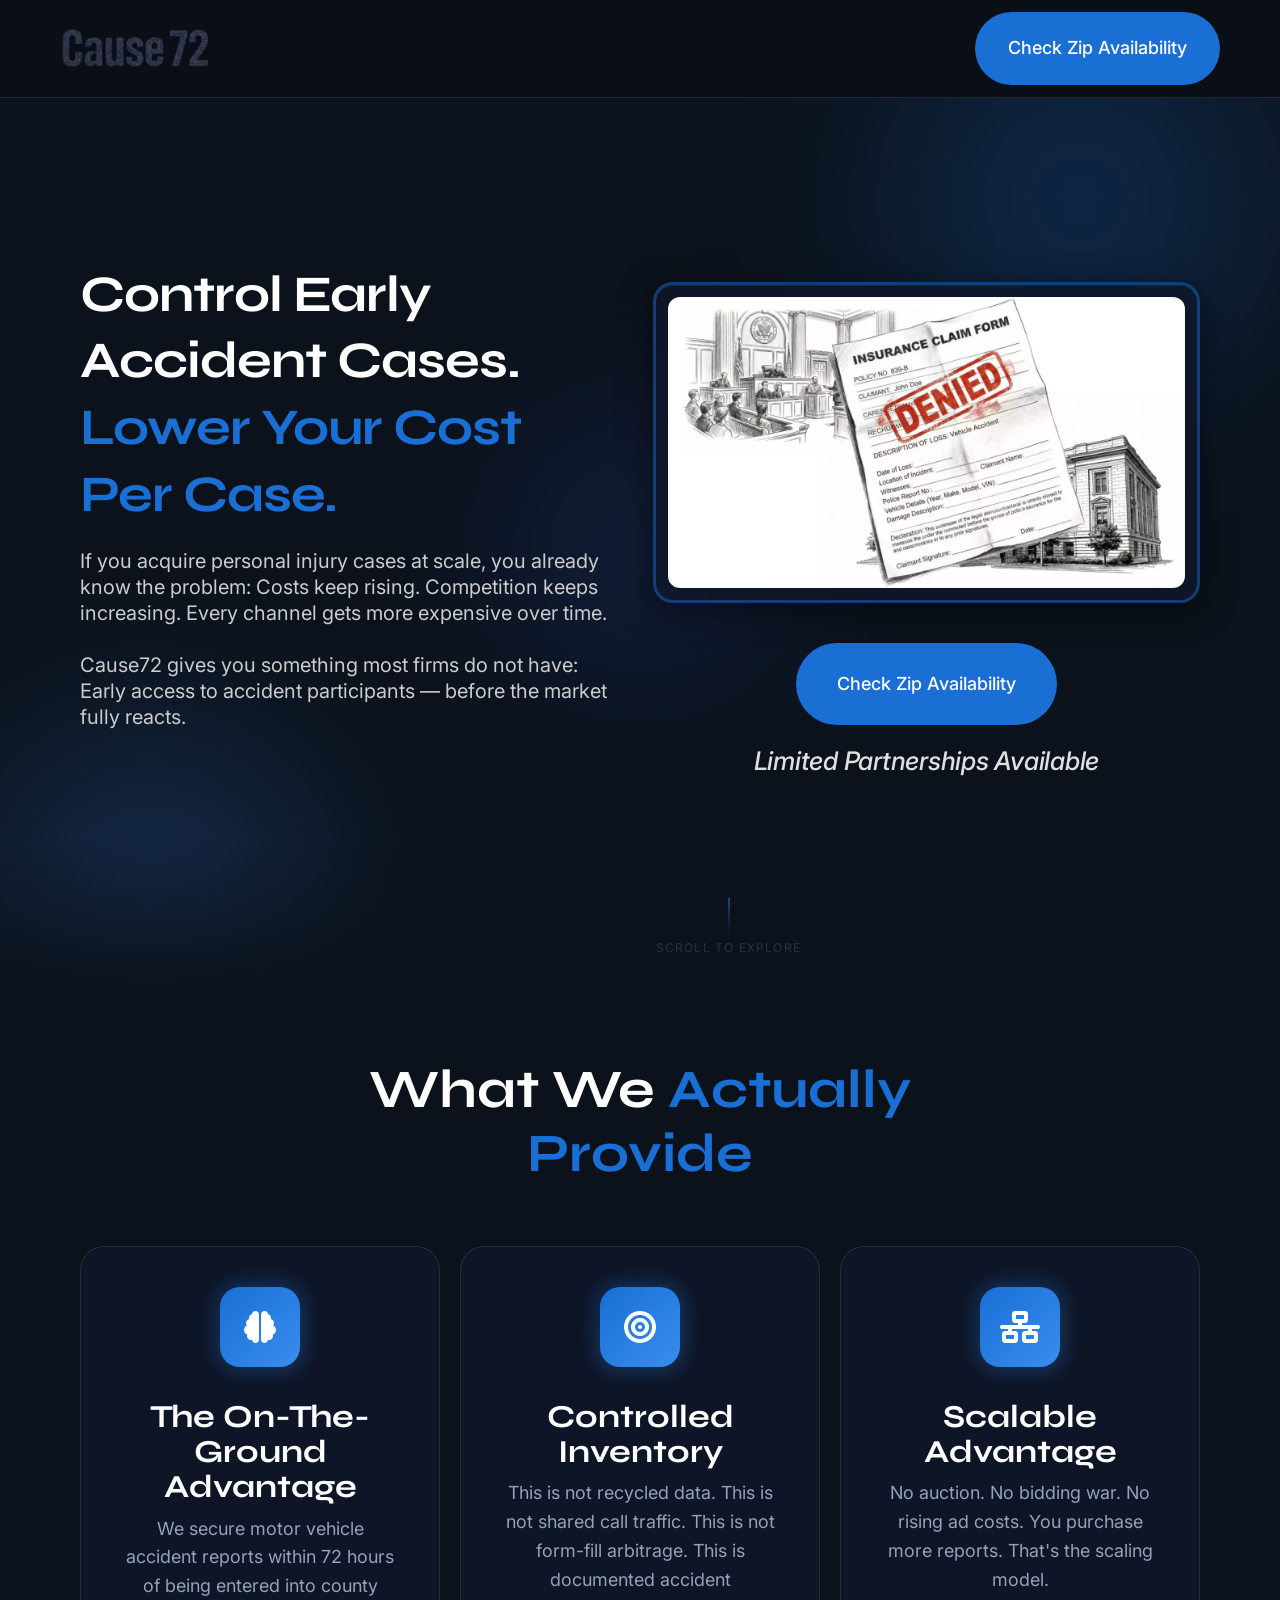
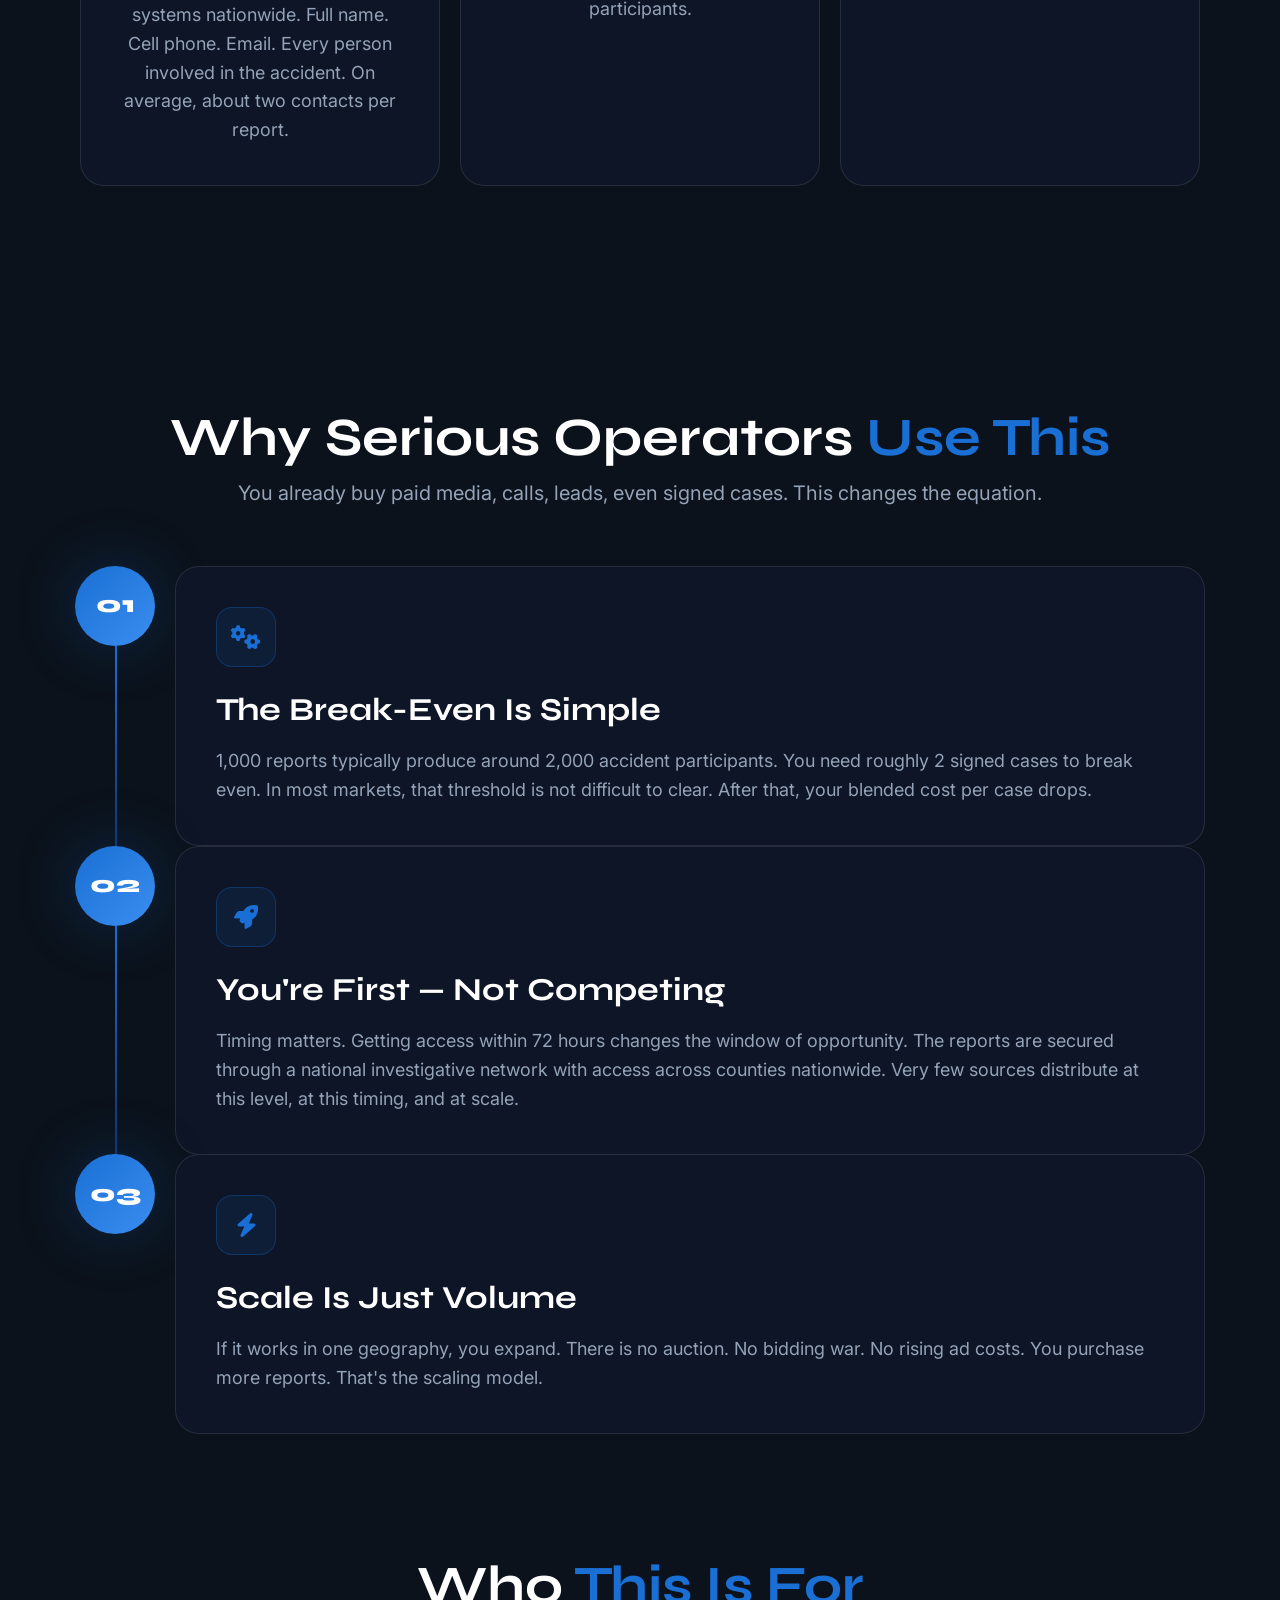
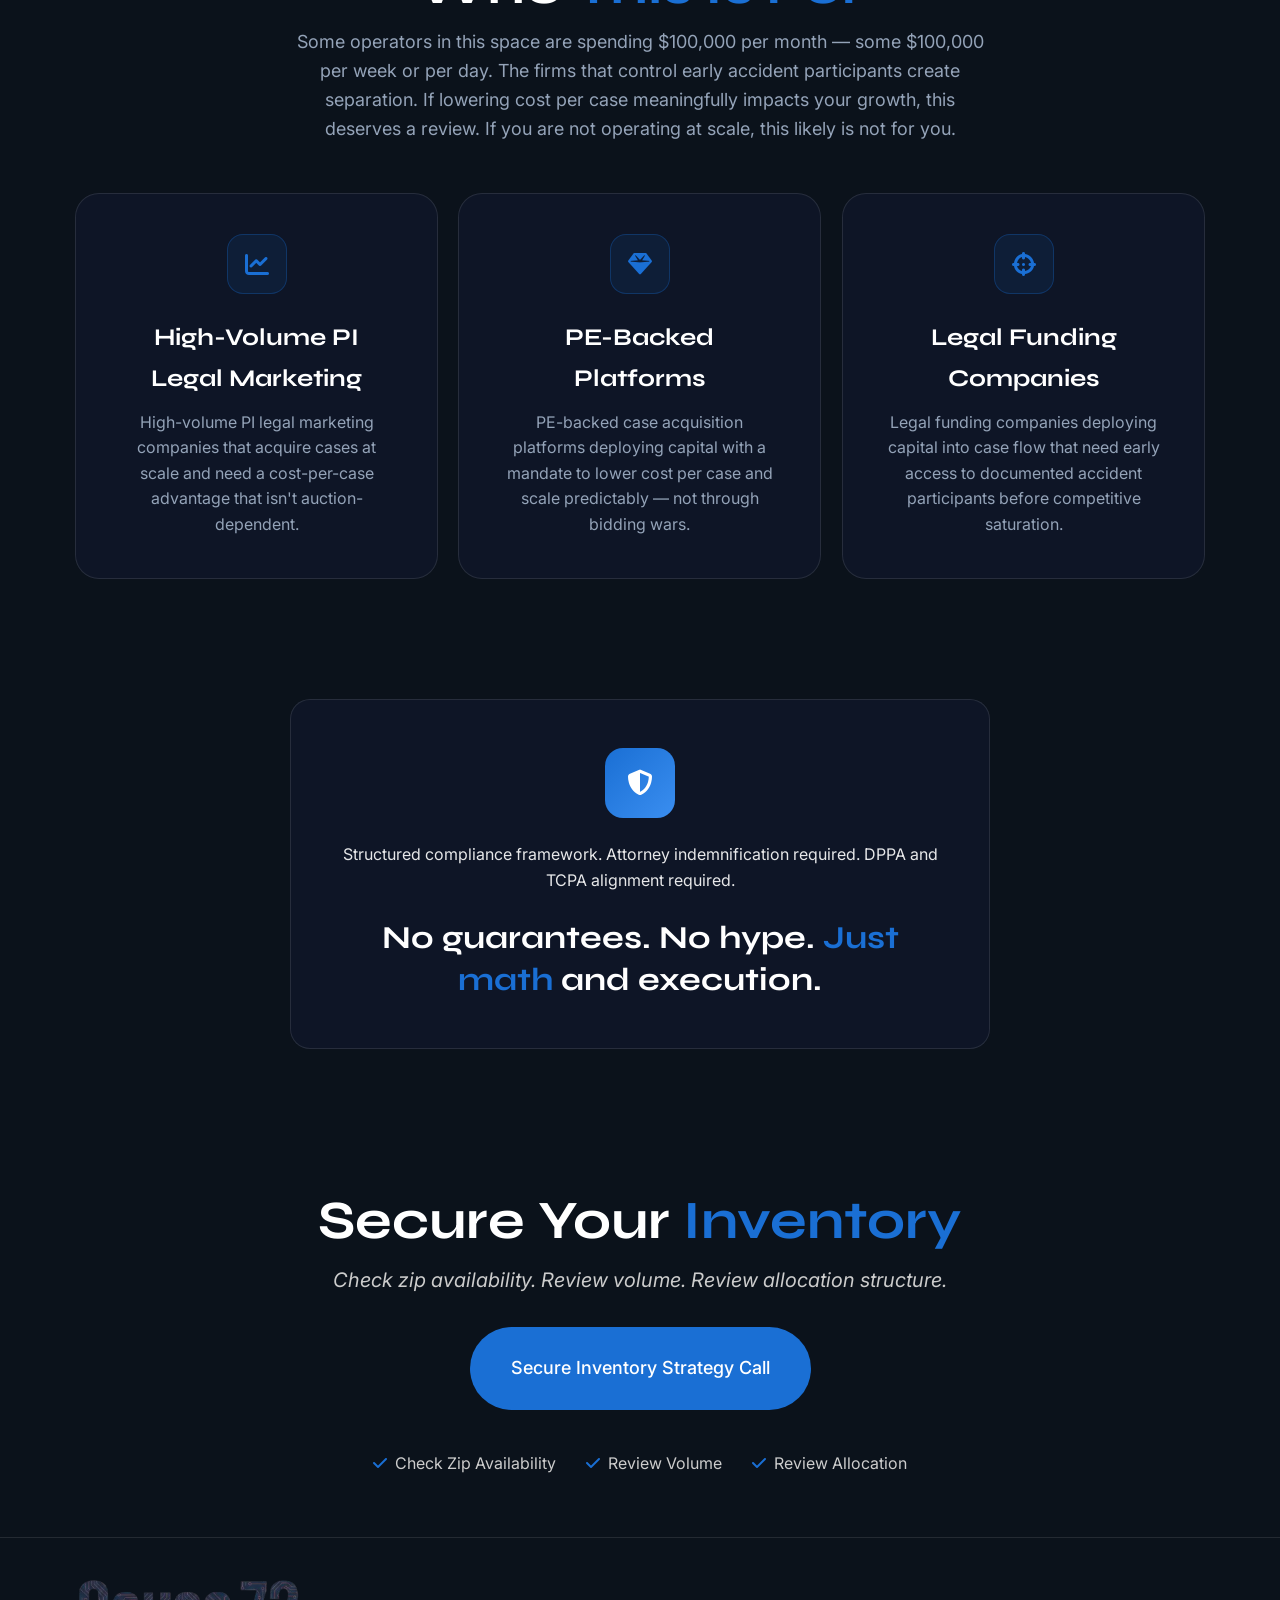
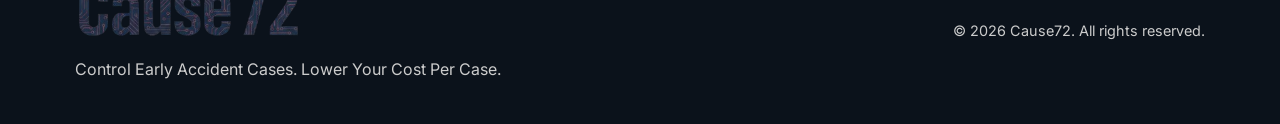
<file: index.html>
﻿<!DOCTYPE html>
<html lang="en">

<head>
    <meta charset="utf-8">
    <meta name="viewport" content="width=device-width, initial-scale=1">
    <link rel="icon" type="image/png" href="assets/favicon/favicon-32.png" sizes="32x32">
    <link rel="icon" type="image/png" href="assets/favicon/favicon-16.png" sizes="16x16">
    <link rel="apple-touch-icon" href="assets/favicon/favicon-180.png">
    <title>Cause72 | Upstream Case Supply — 72-Hour Accident Intelligence</title>
    <meta name="description" content="The Intelligence Layer Behind Top PI Firms">
    <meta property="og:title" content="Cause72 | Upstream Case Supply — 72-Hour Accident Intelligence">
    <meta property="og:description" content="The Intelligence Layer Behind Top PI Firms">
    <meta property="og:type" content="website">
    <link rel="preconnect" href="https://fonts.googleapis.com">
    <link rel="preconnect" href="https://fonts.gstatic.com" crossorigin>
    <link rel="stylesheet"
        href="https://fonts.googleapis.com/css2?family=Inter:wght@300;400;500;600;700&family=Space+Grotesk:wght@400;500;600;700&family=Syne:wght@400;500;600;700;800&display=swap">
    <link rel="stylesheet" href="https://cdnjs.cloudflare.com/ajax/libs/font-awesome/6.5.1/css/all.min.css">
    <link rel="stylesheet" href="https://cdnjs.cloudflare.com/ajax/libs/animate.css/4.1.1/animate.min.css">
    <style>
        /* ═══════════════════════════════════════════════════════════
           CAUSE72 — PIXEL-PERFECT OMNIA CLONE
           Built from exact Omnia source tokens
           ═══════════════════════════════════════════════════════════ */

        :root {
            --bg-body: #0b121bff;
            --bg-header: #0a0e17ff;
            --accent: #1A6FD4ff;
            --accent-hover: #3A8EF0;
            --text-color: #94a3b8ff;
            --white: #ffffff;
            --black: #000000;
            --transparent: transparent;
            --glass-bg: rgba(15, 23, 42, 0.6);
            --glass-bg-hover: rgba(15, 23, 42, 0.8);
            --glass-border: rgba(255, 255, 255, 0.1);
            --glass-border-hover: rgba(26, 111, 212, 0.3);
            --card-bg: rgba(15, 23, 42, 0.1);
            --video-bg: #0d152bff;
            --video-border: rgba(26, 111, 212, 0.2);
            --headlinefont: 'Syne', sans-serif;
            --contentfont: 'Inter', system-ui, sans-serif;
            --spacefont: 'Space Grotesk', sans-serif;
            --link-color: var(--accent);
        }

        *,
        *::before,
        *::after {
            box-sizing: border-box;
            margin: 0;
            padding: 0;
        }

        ::selection {
            background: #1A6FD4;
            color: #ffffff;
        }

        html {
            scroll-behavior: smooth;
        }

        body {
            font-family: var(--contentfont);
            background-color: var(--bg-body);
            color: var(--text-color);
            line-height: 1.7;
            -webkit-font-smoothing: antialiased;
            overflow-x: hidden;
        }

        a {
            color: var(--link-color);
            text-decoration: none;
            transition: all 0.3s;
        }

        /* ── Scroll Progress Bar ── */
        #scroll-progress-bar {
            position: fixed;
            top: 0;
            left: 0;
            width: 0%;
            height: 4px;
            background-color: #1A6FD4;
            z-index: 99999;
            transition: width 0.1s linear;
        }

        /* ── Section Containers ── */
        .section-inner {
            max-width: 1170px;
            margin: 0 auto;
            padding: 0 20px;
        }

        /* ═══════════════════════════════════════
           HEADER / NAV
           ═══════════════════════════════════════ */
        /* ── LAYOUT CONSTRAINT: Height is defined by header-inner padding + logo max-height.
           Do NOT add height or overflow:hidden here — that clips content.
           Formula: padding-top(12) + logo-max-height(40) + padding-bottom(12) = ~64px ── */
        .site-header {
            background-color: var(--bg-header);
            border-bottom: 1px solid var(--glass-border);
            padding: 0 20px;
            position: sticky;
            top: 0;
            z-index: 1000;
        }

        .tilt-hover {
            transform: perspective(1000px) rotateX(0deg) rotateY(0deg) scale(1);
            transform-style: preserve-3d;
            will-change: transform;
            transition: box-shadow 0.3s ease, border-color 0.3s ease;
            background: rgba(15, 23, 42, 0.8) !important;
        }

        .tilt-hover.is-hovered {
            box-shadow: rgba(26, 111, 212, 0.2) 0px 16px 64px;
            border-color: rgba(26, 111, 212, 0.5);
        }

        .tilt-hover .rotate-icon {
            transform: rotate(0deg);
            transition: transform 0.3s ease;
            will-change: transform;
        }

        .tilt-hover:hover .rotate-icon {
            transform: rotate(11deg);
        }

        /* Additional step-card override: activate tilt exactly like Omnia */
        .step-card.tilt-hover {
            transition: box-shadow 0.3s ease, border-color 0.3s ease;
        }

        .step-card.tilt-hover:hover {
            /* keep Omnia glass bg on tilt */
            background: rgba(15, 23, 42, 0.8) !important;
        }

        /* ── Padding here is what sets the nav height. Change this, not the header height. ── */
        .header-inner {
            max-width: 1170px;
            margin: 0 auto;
            display: flex;
            align-items: center;
            justify-content: space-between;
            padding: 12px 5px;
            /* 12 + 40(logo) + 12 = ~64px total header */
        }

        .header-logo-col {
            width: 29.1%;
        }

        /* ── ASSET CONSTRAINT: Logo is capped at 40px. Larger logos scale down automatically.
           Header height stays constant because it's driven by padding, not by this image. ── */
        .header-logo {
            max-height: 40px;
            width: auto;
            display: block;
            transform-origin: left center;
            transition: transform 0.35s cubic-bezier(0.34, 1.56, 0.64, 1), opacity 0.3s ease;
        }

        .header-logo:hover {
            transform: scale(1.12);
            opacity: 1;
        }

        .header-cta-col {
            width: 70.9%;
            text-align: right;
        }

        .cta-btn-nav {
            font-family: var(--contentfont);
            background-color: var(--accent);
            color: var(--white);
            padding: 20px 32px;
            border: 1px solid var(--transparent);
            border-radius: 50px;
            font-size: 18px;
            font-weight: 500;
            cursor: pointer;
            transition: all 0.3s ease;
            display: inline-block;
            text-decoration: none;
        }

        .cta-btn-nav:hover {
            transform: translateY(-2px);
            box-shadow: 0 0 40px rgba(26, 111, 212, 0.3);
            color: var(--white);
        }

        /* ═══════════════════════════════════════
           HERO SECTION
           ═══════════════════════════════════════ */
        .hero-section {
            min-height: 100vh;
            display: flex;
            flex-direction: column;
            justify-content: center;
            align-items: center;
            position: relative;
            padding: 8rem 0 4rem;
            overflow: hidden;
        }

        /* ── Hero → Body fade ── */
        .hero-section::after {
            content: '';
            position: absolute;
            bottom: 0;
            left: 0;
            right: 0;
            height: 160px;
            background: linear-gradient(to bottom, transparent 0%, var(--bg-body) 100%);
            pointer-events: none;
            z-index: 2;
        }

        /* Background gradient orbs */
        .hero-bg-elements {
            position: absolute;
            top: 0;
            left: 0;
            width: 100%;
            height: 100%;
            overflow: hidden;
            z-index: 0;
        }

        .gradient-orb {
            position: absolute;
            border-radius: 50%;
            filter: blur(80px);
            opacity: 0.3;
            animation: float 20s ease-in-out infinite;
        }

        .orb-1 {
            width: 600px;
            height: 600px;
            background: radial-gradient(circle, #1A6FD4 0%, transparent 70%);
            top: -200px;
            right: -100px;
        }

        .orb-2 {
            width: 500px;
            height: 500px;
            background: radial-gradient(circle, #3B82F6 0%, transparent 70%);
            bottom: -150px;
            left: -100px;
            animation-delay: 7s;
        }

        .orb-3 {
            width: 400px;
            height: 400px;
            background: radial-gradient(circle, #2B4CB6 0%, transparent 70%);
            top: 50%;
            left: 50%;
            transform: translate(-50%, -50%);
            animation-delay: 14s;
        }

        @keyframes float {

            0%,
            100% {
                transform: translate(0, 0) scale(1);
            }

            33% {
                transform: translate(50px, -50px) scale(1.1);
            }

            66% {
                transform: translate(-50px, 50px) scale(0.9);
            }
        }

        .hero-row {
            display: flex;
            align-items: flex-start;
            gap: 20px;
            position: relative;
            z-index: 1;
        }

        .hero-left {
            width: 49.8%;
            padding: 0 5px 10px;
        }

        .hero-right {
            width: 50.2%;
            padding: 20px 5px 40px;
        }

        .hero-headline {
            font-family: var(--headlinefont);
            letter-spacing: -0.02em;
            font-size: clamp(2rem, 4vw, 3.4rem);
            font-weight: 700;
            line-height: 1.3;
            padding-right: 40px;
            margin-bottom: 0;
        }

        .hero-headline .white {
            color: var(--white);
        }

        .hero-headline .accent {
            color: var(--accent);
        }

        .hero-subtext {
            font-family: var(--contentfont);
            color: #cccccc;
            font-size: 1.25rem;
            font-weight: 400;
            line-height: 1.3em;
            margin-bottom: 100px;
            margin-top: 20px;
        }

        /* Video Frame */
        .video-frame {
            background-color: var(--video-bg);
            border: 1px solid var(--video-border);
            border-radius: 20px;
            padding: 10px;
            position: relative;
            overflow: hidden;
            transition: all 0.3s ease;
        }

        .video-frame:hover {
            box-shadow: rgba(26, 111, 212, 0.2) 0px 16px 64px;
            transform: translateY(-4px);
            border-color: rgba(26, 111, 212, 0.5);
        }

        /* ── Hero Image Frame (replaces video-frame) ────────────────── */
        .hero-image-frame {
            background-color: var(--video-bg);
            border: 3px solid rgba(26, 111, 212, 0.45);
            border-radius: 20px;
            padding: 12px;
            position: relative;
            overflow: hidden;
            transition: all 0.3s ease;
            box-shadow: 0 8px 32px rgba(0, 0, 0, 0.5), inset 0 1px 0 rgba(255, 255, 255, 0.05);
        }

        .hero-image-frame:hover {
            box-shadow: rgba(26, 111, 212, 0.35) 0px 20px 64px, 0 8px 32px rgba(0, 0, 0, 0.4);
            transform: translateY(-6px);
            border-color: rgba(26, 111, 212, 0.7);
        }

        .hero-image-frame img {
            width: 100%;
            border-radius: 12px;
            display: block;
        }

        .video-placeholder {
            width: 100%;
            padding-bottom: 56.25%;
            background: linear-gradient(135deg, rgba(26, 111, 212, 0.15) 0%, rgba(59, 130, 246, 0.1) 100%);
            border-radius: 12px;
            position: relative;
        }

        .video-placeholder::after {
            content: '▶';
            position: absolute;
            top: 50%;
            left: 50%;
            transform: translate(-50%, -50%);
            background-color: rgba(0, 0, 0, 0.5);
            border-radius: 10px;
            color: #fff;
            font-size: 25px;
            height: 50px;
            width: 75px;
            line-height: 2;
            text-align: center;
            opacity: 0.75;
            transition: background-color 0.25s, opacity 0.25s;
            cursor: pointer;
        }

        .video-placeholder:hover::after {
            opacity: 1;
            background-color: rgba(26, 111, 212, 0.6);
        }

        .hero-cta-btn {
            font-family: var(--contentfont);
            background-color: var(--accent);
            color: var(--white);
            padding: 25px 40px;
            border: 1px solid var(--transparent);
            border-radius: 50px;
            font-size: 18px;
            font-weight: 500;
            cursor: pointer;
            transition: all 0.3s ease;
            display: inline-block;
            text-decoration: none;
            margin-top: 40px;
        }

        .hero-cta-btn:hover {
            transform: translateY(-4px) scale(1.02);
            box-shadow: 0 0 40px rgba(26, 111, 212, 0.3);
            color: var(--white);
        }

        .hero-cta-wrapper {
            text-align: center;
        }

        .hero-limited {
            font-family: var(--contentfont);
            color: #e0e0e0;
            font-style: italic;
            font-size: 1.6rem;
            font-weight: 500;
            text-align: center;
            padding: 14px 0;
            letter-spacing: -0.01em;
        }

        /* Scroll Indicator */
        .scroll-indicator {
            font-size: 0.75rem;
            text-transform: uppercase;
            letter-spacing: 0.1em;
            color: #64748B;
            width: 151px;
            font-family: var(--contentfont);
            position: relative;
            top: 101px;
            text-align: center;
        }

        .scroll-line {
            width: 2px;
            height: 40px;
            background: linear-gradient(to bottom, rgba(26, 111, 212, 1) 0%, rgba(26, 111, 212, 0) 100%);
            animation: scrollPulse 2s ease-in-out infinite;
            position: relative;
            left: 50%;
        }

        @keyframes scrollPulse {

            0%,
            100% {
                opacity: 0.3;
                transform: translateY(0);
            }

            50% {
                opacity: 1;
                transform: translateY(10px);
            }
        }

        /* ═══════════════════════════════════════
           VALUE PROPS SECTION (3 Glass Cards)
           ═══════════════════════════════════════ */
        .value-section {
            padding: 60px 0;
        }

        .value-section-header {
            text-align: center;
            padding: 0 20%;
            margin-bottom: 0;
        }

        .value-section-header h2 {
            font-family: var(--headlinefont);
            font-size: clamp(34px, 5vw, 54px);
            font-weight: 700;
            line-height: 64px;
        }

        .value-section-header .white {
            color: var(--white);
        }

        .value-section-header .accent {
            color: var(--accent);
        }

        .value-cards-row {
            display: flex;
            gap: 20px;
            padding: 60px 5px;
        }

        .glass-card {
            background: var(--glass-bg);
            backdrop-filter: blur(20px);
            -webkit-backdrop-filter: blur(20px);
            border: 1px solid var(--glass-border);
            border-radius: 24px;
            padding: 40px;
            transition: all 0.3s ease;
            position: relative;
            overflow: hidden;
            width: 33.333%;
            text-align: center;
        }

        .glass-card:hover {
            background: var(--glass-bg-hover) !important;
            border-color: var(--glass-border-hover);
            transform: translateY(-4px);
            box-shadow: 0 0 40px rgba(26, 111, 212, 0.3);
        }

        .value-icon {
            width: 80px;
            height: 80px;
            margin: 0 auto 2rem;
            background: linear-gradient(135deg, #1A6FD4 0%, #3A8EF0 100%);
            border-radius: 20px;
            display: flex;
            align-items: center;
            justify-content: center;
            font-size: 2rem;
            color: white;
            position: relative;
            z-index: 1;
        }

        .value-icon::before {
            content: '';
            position: absolute;
            inset: -4px;
            background: linear-gradient(135deg, #1A6FD4 0%, #3A8EF0 100%);
            border-radius: 22px;
            opacity: 0.3;
            filter: blur(10px);
            z-index: -1;
        }

        .glass-card h3 {
            font-family: var(--headlinefont);
            color: var(--white);
            font-size: 2rem;
            font-weight: 700;
            line-height: 2.2rem;
            margin-bottom: 10px;
        }

        .glass-card p {
            font-family: var(--contentfont);
            color: var(--text-color);
            font-size: 1.125rem;
            font-weight: 400;
            line-height: 1.6em;
        }

        /* ═══════════════════════════════════════
           ENGINEERED FOR PRECISION (Process Header)
           ═══════════════════════════════════════ */
        .process-header-section {
            padding: 100px 0 20px;
        }

        .process-header-inner {
            text-align: center;
        }

        .process-header-inner h2 {
            font-family: var(--headlinefont);
            font-size: clamp(34px, 5vw, 54px);
            font-weight: 700;
            line-height: 64px;
        }

        .process-header-inner h2 .accent {
            color: var(--accent);
        }

        .process-header-inner h2 .white {
            color: var(--white);
        }

        .process-header-inner .subtitle {
            font-family: var(--contentfont);
            color: var(--text-color);
            font-size: 1.25rem;
            font-weight: 400;
            line-height: 1.3em;
            margin-top: 10px;
        }

        /* ═══════════════════════════════════════
           STEP CARDS (01, 02, 03) w/ Connector Lines
           ═══════════════════════════════════════ */
        .steps-section {
            padding: 40px 0;
        }

        .step-row {
            display: flex;
            align-items: center;
            gap: 20px;
            margin-bottom: 0;
            position: relative;
            padding-left: 100px;
        }

        .step-row::before {
            position: absolute;
            width: 80px;
            height: 80px;
            background: linear-gradient(135deg, #1A6FD4 0%, #3A8EF0 100%);
            border-radius: 50%;
            display: flex;
            align-items: center;
            justify-content: center;
            font-size: 1.5rem;
            color: #fff;
            font-weight: 800;
            font-family: var(--headlinefont);
            top: 0;
            left: 0;
            box-shadow: 0px 0px 61px 0px rgba(26, 111, 212, 0.26);
        }

        .step-row:not(:last-child)::after {
            position: absolute;
            content: "";
            width: 2px;
            height: 100%;
            left: 40px;
            top: 80px;
            background: linear-gradient(to bottom, rgba(26, 111, 212, 1) 0%, rgba(10, 28, 80, 1) 100%);
        }

        .step-row:nth-child(1)::before {
            content: "01";
        }

        .step-row:nth-child(2)::before {
            content: "02";
        }

        .step-row:nth-child(3)::before {
            content: "03";
        }

        .step-card {
            background: var(--glass-bg);
            backdrop-filter: blur(20px);
            -webkit-backdrop-filter: blur(20px);
            border: 1px solid var(--glass-border);
            border-radius: 24px;
            padding: 40px;
            transition: all 0.3s ease;
            position: relative;
            overflow: hidden;
            width: 100%;
        }

        .step-card:hover {
            background: var(--glass-bg-hover) !important;
            border-color: var(--glass-border-hover);
            transform: translateY(-4px);
            box-shadow: 0 0 40px rgba(26, 111, 212, 0.3);
        }

        .step-icon {
            width: 60px;
            height: 60px;
            background: rgba(26, 111, 212, 0.1);
            border: 1px solid rgba(26, 111, 212, 0.3);
            border-radius: 16px;
            display: flex;
            align-items: center;
            justify-content: center;
            font-size: 1.5rem;
            color: #1A6FD4;
            margin-bottom: 1rem;
        }

        .step-card h3 {
            font-family: var(--headlinefont);
            color: var(--white);
            font-size: 2rem;
            font-weight: 700;
            margin-bottom: 10px;
        }

        .step-card p {
            font-family: var(--contentfont);
            color: var(--text-color);
            font-size: 1.125rem;
            font-weight: 400;
            line-height: 1.6em;
        }

        /* ═══════════════════════════════════════
           STRATEGIC PARTNERSHIPS SECTION
           ═══════════════════════════════════════ */
        .partnerships-section {
            padding: 80px 0 40px;
        }

        .partnerships-header {
            text-align: center;
            margin-bottom: 10px;
        }

        .partnerships-header h2 {
            font-family: var(--headlinefont);
            font-size: clamp(34px, 5vw, 54px);
            font-weight: 700;
            line-height: 64px;
        }

        .partnerships-header .white {
            color: var(--white);
        }

        .partnerships-header .accent {
            color: var(--accent);
        }

        .partnerships-header .subtitle {
            font-family: var(--contentfont);
            color: var(--text-color);
            font-size: 1.125rem;
            font-weight: 400;
            line-height: 1.6em;
            margin-top: 10px;
            max-width: 700px;
            margin-left: auto;
            margin-right: auto;
        }

        .partnership-cards-row {
            display: flex;
            gap: 20px;
            padding: 40px 0;
        }

        .partnership-card {
            background: var(--glass-bg);
            backdrop-filter: blur(20px);
            -webkit-backdrop-filter: blur(20px);
            border: 1px solid var(--glass-border);
            border-radius: 24px;
            padding: 40px;
            width: 33.333%;
            text-align: center;
            transition: all 0.3s ease;
        }

        .partnership-card:hover {
            background: var(--glass-bg-hover) !important;
            border-color: var(--glass-border-hover);
            transform: translateY(-4px);
            box-shadow: 0 0 40px rgba(26, 111, 212, 0.3);
        }

        .partnership-icon {
            display: flex;
            justify-content: center;
            margin-bottom: 1.5rem;
        }

        .rotate-icon {
            width: 60px;
            height: 60px;
            background: rgba(26, 111, 212, 0.1);
            border: 1px solid rgba(26, 111, 212, 0.3);
            border-radius: 16px;
            display: flex;
            align-items: center;
            justify-content: center;
            font-size: 1.5rem;
            color: #1A6FD4;
            transition: transform 0.3s ease;
        }

        .partnership-card:hover .rotate-icon {
            transform: rotate(11deg);
        }

        .partnership-card h3 {
            font-family: var(--headlinefont);
            color: var(--white);
            font-size: 1.5rem;
            font-weight: 700;
            margin-bottom: 10px;
        }

        .partnership-card p {
            font-family: var(--contentfont);
            color: var(--text-color);
            font-size: 1rem;
            font-weight: 400;
            line-height: 1.6em;
        }

        /* ═══════════════════════════════════════
           TESTIMONIAL / TRUST SECTION
           ═══════════════════════════════════════ */
        @keyframes shield-pulse {

            0%,
            100% {
                box-shadow: 0 0 0 0 rgba(26, 111, 212, 0.4), 0 0 20px rgba(26, 111, 212, 0.15);
            }

            50% {
                box-shadow: 0 0 0 8px rgba(26, 111, 212, 0), 0 0 40px rgba(26, 111, 212, 0.3);
            }
        }

        .trust-section {
            padding: 40px 0 60px;
        }

        /* Single centered column — matches Omnia's vertical layout: icon top, text below */
        .trust-inner {
            display: flex;
            flex-direction: column;
            align-items: center;
            text-align: center;
            gap: 24px;
            padding: 48px 40px;
            background: var(--glass-bg);
            backdrop-filter: blur(20px);
            -webkit-backdrop-filter: blur(20px);
            border: 1px solid var(--glass-border);
            border-radius: 20px;
            max-width: 700px;
            margin: 0 auto;
            transition: border-color 0.3s ease, box-shadow 0.3s ease;
        }


        /* Shield icon centered at top — same value-icon size as glass cards */
        .trust-shield-icon {
            width: 70px;
            height: 70px;
            background: linear-gradient(135deg, #1A6FD4 0%, #3A8EF0 100%);
            border-radius: 18px;
            display: flex;
            align-items: center;
            justify-content: center;
            font-size: 1.6rem;
            color: white;
            animation: shield-pulse 3s ease-in-out infinite;
            flex-shrink: 0;
        }

        .trust-inner .quote {
            font-family: var(--contentfont);
            color: var(--white);
            font-size: 1rem;
            font-weight: 400;
            line-height: 1.6em;
            opacity: 0.9;
            margin: 0;
        }

        .trust-inner h2 {
            font-family: var(--headlinefont);
            font-size: clamp(1.5rem, 2.5vw, 2.2rem);
            font-weight: 700;
            line-height: 1.3;
            margin: 0;
        }

        .trust-inner h2 .white {
            color: var(--white);
        }

        .trust-inner h2 .accent {
            color: var(--accent);
        }

        @media (max-width: 600px) {
            .trust-inner {
                flex-direction: column;
                gap: 24px;
                padding: 28px 24px;
                text-align: center;
            }
        }

        /* ═══════════════════════════════════════
           FINAL CTA SECTION
           ═══════════════════════════════════════ */
        .final-cta-section {
            padding: 80px 0 60px;
            position: relative;
            overflow: hidden;
        }

        .final-cta-bg {
            position: absolute;
            top: 0;
            left: 0;
            width: 100%;
            height: 100%;
            pointer-events: none;
            background: url('https://images.leadconnectorhq.com/image/f_webp/q_80/r_1200/u_https://assets.cdn.filesafe.space/i16mIoXyGeVouAEqPQXE/media/6971cd0eeb392b3d0e7950d5.jpg') center center / cover;
            opacity: 0.15;
        }

        .final-cta-inner {
            text-align: center;
            position: relative;
            z-index: 1;
        }

        .final-cta-inner h2 {
            font-family: var(--headlinefont);
            font-size: clamp(34px, 5vw, 54px);
            font-weight: 700;
            line-height: 64px;
        }

        .final-cta-inner h2 .white {
            color: var(--white);
        }

        .final-cta-inner h2 .accent {
            color: var(--accent);
        }

        .final-cta-inner .cta-subtitle {
            color: #cccccc;
            font-style: italic;
            font-size: 1.25rem;
            margin: 10px 0 30px;
        }

        .final-cta-btn {
            font-family: var(--contentfont);
            background-color: var(--accent);
            color: var(--white);
            padding: 25px 40px;
            border: 1px solid var(--transparent);
            border-radius: 50px;
            font-size: 18px;
            font-weight: 500;
            cursor: pointer;
            transition: all 0.3s ease;
            display: inline-block;
            text-decoration: none;
        }

        .final-cta-btn:hover {
            transform: translateY(-4px) scale(1.02);
            box-shadow: 0 0 40px rgba(26, 111, 212, 0.3);
            color: var(--white);
        }

        .cta-bullets {
            display: flex;
            justify-content: center;
            gap: 30px;
            margin-top: 40px;
            list-style: none;
        }

        .cta-bullets li {
            color: #cccccc;
            font-family: var(--contentfont);
            font-size: 1rem;
        }

        .cta-bullets li::before {
            content: '\f00c';
            font-family: 'Font Awesome 6 Free';
            font-weight: 900;
            color: var(--accent);
            margin-right: 8px;
        }

        /* ═══════════════════════════════════════
           FOOTER
           ═══════════════════════════════════════ */
        .site-footer {
            border-top: 1px solid var(--glass-border);
            padding: 40px 0;
        }

        .footer-inner {
            display: flex;
            align-items: center;
            justify-content: space-between;
        }

        .footer-left {
            display: flex;
            flex-direction: column;
            gap: 10px;
        }

        .footer-logo {
            height: 60px;
            width: auto;
        }

        .footer-tagline {
            color: #cccccc;
            font-family: var(--contentfont);
            font-size: 1rem;
        }

        .footer-right {
            color: #cccccc;
            font-family: var(--contentfont);
            font-size: 0.9rem;
        }

        /* ═══════════════════════════════════════
           ANIMATIONS
           ═══════════════════════════════════════ */
        .animate-up,
        .animate-left,
        .animate-right {
            opacity: 0;
            transition: opacity 0.8s ease, transform 0.8s ease;
        }

        .animate-up {
            transform: translateY(40px);
        }

        .animate-left {
            transform: translateX(-40px);
        }

        .animate-right {
            transform: translateX(40px);
        }

        .animate-up.visible,
        .animate-left.visible,
        .animate-right.visible {
            opacity: 1;
            transform: translate(0, 0);
        }

        /* ═══════════════════════════════════════
           RESPONSIVE
           ═══════════════════════════════════════ */
        @media (max-width: 768px) {
            .header-cta-col {
                display: none;
            }

            .header-logo-col {
                width: 100%;
                text-align: center;
            }

            .header-logo {
                height: 80px;
            }

            .hero-section {
                padding: 4rem 0 2rem;
            }

            .hero-row {
                flex-direction: column;
            }

            .hero-left,
            .hero-right {
                width: 100%;
                padding: 10px 5px;
            }

            .hero-headline {
                text-align: center;
                padding-right: 0;
                font-size: 1.85rem;
                line-height: 1.2em;
            }

            .hero-subtext {
                text-align: center;
                margin-bottom: 0;
            }

            .hero-right {
                padding-bottom: 10px;
            }

            .value-section-header {
                padding: 0;
            }

            .value-section-header h2 {
                line-height: 44px;
            }

            .value-cards-row {
                flex-direction: column;
            }

            .glass-card {
                width: 100%;
            }

            .process-header-inner h2 {
                line-height: 44px;
            }

            .step-row {
                padding-left: 0;
                padding-top: 60px;
                flex-direction: column;
            }

            .step-row::before {
                top: -40px;
                left: 50%;
                transform: translateX(-50%);
                z-index: 9;
            }

            .step-row::after {
                display: none !important;
            }

            .partnership-cards-row {
                flex-direction: column;
            }

            .partnership-card {
                width: 100%;
            }

            .partnerships-header h2 {
                line-height: 44px;
            }

            .trust-inner {
                flex-direction: column;
                text-align: center;
            }

            .final-cta-inner h2 {
                line-height: 44px;
            }

            .cta-bullets {
                flex-direction: column;
                gap: 10px;
                align-items: center;
            }

            .footer-inner {
                flex-direction: column;
                text-align: center;
                gap: 20px;
            }

            .scroll-indicator {
                left: 50%;
                transform: translateX(-50%);
                top: 40px;
            }
        }

        /* Desktop-only helper */
        @media (max-width: 768px) {
            .desktop-only {
                display: none !important;
            }
        }

        /* ── Staggered step-card slide-in (play once via JS unobserve) ── */
        .step-row:nth-child(1).animate-left {
            transition-delay: 0.05s;
        }

        .step-row:nth-child(2).animate-left {
            transition-delay: 0.25s;
        }

        .step-row:nth-child(3).animate-left {
            transition-delay: 0.45s;
        }

        /* Reset delay after visible so hover transitions aren't delayed */
        .step-row.visible {
            transition-delay: 0s !important;
        }
    </style>
</head>

<body>

    <!-- Scroll Progress Bar -->
    <div id="scroll-progress-bar"></div>

    <!-- ═══════════════════════════════════════
         HEADER
         ═══════════════════════════════════════ -->
    <header class="site-header">
        <div class="header-inner">
            <div class="header-logo-col">
                <a href="/">
                    <img src="assets/logo/cause72deploy_transparent_logo_no_tagline.png" alt="Cause72"
                        class="header-logo">
                </a>
            </div>
            <div class="header-cta-col desktop-only">
                <a href="schedule-call" class="cta-btn-nav">Check Zip Availability</a>
            </div>
        </div>
    </header>

    <!-- ═══════════════════════════════════════
         HERO SECTION
         ═══════════════════════════════════════ -->
    <section class="hero-section">
        <!-- Background Effects -->
        <div class="hero-bg-elements">
            <div class="gradient-orb orb-1"></div>
            <div class="gradient-orb orb-2"></div>
            <div class="gradient-orb orb-3"></div>
        </div>

        <div class="section-inner">
            <div class="hero-row">
                <!-- Left Column: Headline + Subtext -->
                <div class="hero-left animate-left">
                    <h1 class="hero-headline">
                        <strong>
                            <span class="white">Control Early Accident Cases. </span>
                            <span class="accent">Lower Your Cost Per Case.</span>
                        </strong>
                    </h1>
                    <p class="hero-subtext">
                        If you acquire personal injury cases at scale, you already know the problem: Costs keep rising.
                        Competition keeps increasing. Every channel gets more expensive over time.<br><br>
                        Cause72 gives you something most firms do not have: Early access to accident participants —
                        before the market fully reacts.
                    </p>
                </div>

                <!-- Right Column: Video + CTA -->
                <div class="hero-right animate-right">
                    <div class="hero-image-frame tilt-hover animate-right">
                        <img src="assets/c72mva.png"
                            alt="Insurance claim denied — accident victims need representation">
                    </div>

                    <div class="hero-cta-wrapper">
                        <a href="schedule-call" class="hero-cta-btn">Check Zip Availability</a>
                    </div>

                    <p class="hero-limited">Limited Partnerships Available</p>

                    <div class="scroll-indicator desktop-only">
                        <div class="scroll-line"></div>
                        Scroll to explore
                    </div>
                </div>
            </div>
        </div>
    </section>

    <!-- ═══════════════════════════════════════
         VALUE PROPS — 3 Glass Cards
         ═══════════════════════════════════════ -->
    <section class="value-section">
        <div class="section-inner">
            <!-- Section Header -->
            <div class="value-section-header animate-up">
                <h2>
                    <span class="white">What We </span><span class="accent">Actually Provide</span>
                </h2>
            </div>

            <!-- 3 Cards -->
            <div class="value-cards-row">
                <div class="glass-card animate-up tilt-hover">
                    <div class="value-icon">
                        <i class="fas fa-brain"></i>
                    </div>
                    <h3>The On-The-Ground Advantage</h3>
                    <p>We secure motor vehicle accident reports within 72 hours of being entered into county systems
                        nationwide. Full name. Cell phone. Email. Every person involved in the accident. On average,
                        about two contacts per report.</p>
                </div>

                <div class="glass-card animate-up tilt-hover">
                    <div class="value-icon">
                        <i class="fas fa-bullseye"></i>
                    </div>
                    <h3>Controlled Inventory</h3>
                    <p>This is not recycled data. This is not shared call traffic. This is not form-fill arbitrage. This
                        is documented accident participants.</p>
                </div>

                <div class="glass-card animate-up tilt-hover">
                    <div class="value-icon">
                        <i class="fas fa-network-wired"></i>
                    </div>
                    <h3>Scalable Advantage</h3>
                    <p>No auction. No bidding war. No rising ad costs. You purchase more reports. That's the scaling
                        model.</p>
                </div>
            </div>
        </div>
    </section>

    <!-- ═══════════════════════════════════════
         ENGINEERED FOR PRECISION (Process Header)
         ═══════════════════════════════════════ -->
    <section class="process-header-section">
        <div class="section-inner">
            <div class="process-header-inner animate-up">
                <h2>
                    <span class="white">Why Serious Operators </span>
                    <span class="accent">Use This</span>
                </h2>
                <p class="subtitle">You already buy paid media, calls, leads, even signed cases. This changes the
                    equation.</p>
            </div>
        </div>
    </section>

    <!-- ═══════════════════════════════════════
         STEP CARDS (01, 02, 03) w/ Connector Lines
         ═══════════════════════════════════════ -->
    <section class="steps-section">
        <div class="section-inner">
            <!-- Step 01 -->
            <div class="step-row animate-left">
                <div class="step-card tilt-hover">
                    <div class="step-icon">
                        <i class="fas fa-cogs"></i>
                    </div>
                    <h3>The Break-Even Is Simple</h3>
                    <p>1,000 reports typically produce around 2,000 accident participants. You need roughly 2 signed
                        cases to break even. In most markets, that threshold is not difficult to clear. After that, your
                        blended cost per case drops.</p>
                </div>
            </div>

            <!-- Step 02 -->
            <div class="step-row animate-left">
                <div class="step-card tilt-hover">
                    <div class="step-icon">
                        <i class="fas fa-rocket"></i>
                    </div>
                    <h3>You're First — Not Competing</h3>
                    <p>Timing matters. Getting access within 72 hours changes the window of opportunity. The reports are
                        secured through a national investigative network with access across counties nationwide. Very
                        few sources distribute at this level, at this timing, and at scale.</p>
                </div>
            </div>

            <!-- Step 03 -->
            <div class="step-row animate-left">
                <div class="step-card tilt-hover">
                    <div class="step-icon">
                        <i class="fas fa-bolt"></i>
                    </div>
                    <h3>Scale Is Just Volume</h3>
                    <p>If it works in one geography, you expand. There is no auction. No bidding war. No rising ad
                        costs. You purchase more reports. That's the scaling model.</p>
                </div>
            </div>
        </div>
    </section>

    <!-- ═══════════════════════════════════════
         STRATEGIC PARTNERSHIPS SECTION
         ═══════════════════════════════════════ -->
    <section class="partnerships-section">
        <div class="section-inner">
            <div class="partnerships-header animate-up">
                <h2>
                    <span class="white">Who </span>
                    <span class="accent">This Is For</span>
                </h2>
                <p class="subtitle">Some operators in this space are spending $100,000 per month — some $100,000 per
                    week or per day. The firms that control early accident participants create separation. If lowering
                    cost per case meaningfully impacts your growth, this deserves a review. If you are not operating at
                    scale, this likely is not for you.</p>
            </div>

            <div class="partnership-cards-row">
                <div class="partnership-card animate-up tilt-hover">
                    <div class="partnership-icon">
                        <div class="rotate-icon">
                            <i class="fas fa-chart-line"></i>
                        </div>
                    </div>
                    <h3>High-Volume PI Legal Marketing</h3>
                    <p>High-volume PI legal marketing companies that acquire cases at scale and need a cost-per-case
                        advantage that isn't auction-dependent.</p>
                </div>

                <div class="partnership-card animate-up tilt-hover">
                    <div class="partnership-icon">
                        <div class="rotate-icon">
                            <i class="fas fa-gem"></i>
                        </div>
                    </div>
                    <h3>PE-Backed Platforms</h3>
                    <p>PE-backed case acquisition platforms deploying capital with a mandate to lower cost per case and
                        scale predictably — not through bidding wars.</p>
                </div>

                <div class="partnership-card animate-up tilt-hover">
                    <div class="partnership-icon">
                        <div class="rotate-icon">
                            <i class="fas fa-crosshairs"></i>
                        </div>
                    </div>
                    <h3>Legal Funding Companies</h3>
                    <p>Legal funding companies deploying capital into case flow that need early access to documented
                        accident participants before competitive saturation.</p>
                </div>
            </div>
        </div>
    </section>

    <!-- ═══════════════════════════════════════
         TESTIMONIAL / TRUST SECTION
         ═══════════════════════════════════════ -->
    <section class="trust-section">
        <div class="section-inner">
            <div class="trust-inner tilt-hover animate-up">
                <!-- Shield icon centered at top — same value-icon pattern as glass cards -->
                <div class="trust-shield-icon">
                    <i class="fas fa-shield-alt"></i>
                </div>

                <p class="quote">Structured compliance framework. Attorney indemnification required. DPPA and TCPA
                    alignment required.</p>

                <h2>
                    <span class="white">No guarantees. No hype. </span>
                    <span class="accent">Just math</span>
                    <span class="white"> and execution.</span>
                </h2>
            </div>
        </div>
    </section>

    <!-- ═══════════════════════════════════════
         FINAL CTA SECTION
         ═══════════════════════════════════════ -->
    <section class="final-cta-section">
        <div class="final-cta-bg"></div>
        <div class="section-inner">
            <div class="final-cta-inner animate-up">
                <h2>
                    <span class="white">Secure Your </span>
                    <span class="accent">Inventory</span>
                </h2>
                <p class="cta-subtitle">Check zip availability. Review volume. Review allocation structure.</p>
                <a href="schedule-call" class="final-cta-btn">Secure Inventory Strategy Call</a>

                <ul class="cta-bullets">
                    <li>Check Zip Availability</li>
                    <li>Review Volume</li>
                    <li>Review Allocation</li>
                </ul>
            </div>
        </div>
    </section>

    <!-- ═══════════════════════════════════════
         FOOTER
         ═══════════════════════════════════════ -->
    <footer class="site-footer">
        <div class="section-inner">
            <div class="footer-inner">
                <div class="footer-left">
                    <a href="/">
                        <img src="assets/logo/cause72deploy_transparent_logo_no_tagline.png" alt="Cause72"
                            class="footer-logo">
                    </a>
                    <span class="footer-tagline">Control Early Accident Cases. Lower Your Cost Per Case.</span>
                </div>
                <div class="footer-right">
                    © 2026 Cause72. All rights reserved.
                </div>
            </div>
        </div>
    </footer>

    <!-- ═══════════════════════════════════════
         SCRIPTS
         ═══════════════════════════════════════ -->
    <script>
        // Scroll Progress Bar
        window.addEventListener('scroll', () => {
            const scrollTop = document.documentElement.scrollTop || document.body.scrollTop;
            const scrollHeight = document.documentElement.scrollHeight - document.documentElement.clientHeight;
            const progress = (scrollTop / scrollHeight) * 100;
            document.getElementById('scroll-progress-bar').style.width = progress + '%';
        });

        // Intersection Observer — play once (unobserve after firing)
        const observer = new IntersectionObserver((entries, obs) => {
            entries.forEach(entry => {
                if (entry.isIntersecting) {
                    entry.target.classList.add('visible');
                    obs.unobserve(entry.target); // play once only
                }
            });
        }, { threshold: 0.15, rootMargin: '0px 0px -40px 0px' });

        document.querySelectorAll('.animate-up, .animate-left, .animate-right').forEach(el => {
            observer.observe(el);
        });

        // ── Omnia Tilt-Hover Effect ──────────────────────────────────
        // Applies to all .tilt-hover elements: 3D rotateX/rotateY on mousemove
        document.querySelectorAll('.tilt-hover').forEach(card => {
            card.addEventListener('mouseenter', () => {
                card.classList.add('is-hovered');
            });

            card.addEventListener('mouseleave', () => {
                card.classList.remove('is-hovered');
                // Smoothly reset tilt
                card.style.transition = 'transform 0.5s ease, box-shadow 0.3s ease, border-color 0.3s ease';
                card.style.transform = 'perspective(1000px) rotateX(0deg) rotateY(0deg) scale(1)';
                setTimeout(() => {
                    card.style.transition = 'box-shadow 0.3s ease, border-color 0.3s ease';
                }, 500);
            });

            card.addEventListener('mousemove', (e) => {
                const rect = card.getBoundingClientRect();
                const x = e.clientX - rect.left;
                const y = e.clientY - rect.top;
                const centerX = rect.width / 2;
                const centerY = rect.height / 2;
                const rotateY = ((x - centerX) / centerX) * 8;  // max ±8deg
                const rotateX = ((centerY - y) / centerY) * 8;  // max ±8deg
                card.style.transition = 'none';
                card.style.transform =
                    `perspective(1000px) rotateX(${rotateX}deg) rotateY(${rotateY}deg) scale(1.02)`;
            });
        });
    </script>

</body>

</html>
</file>
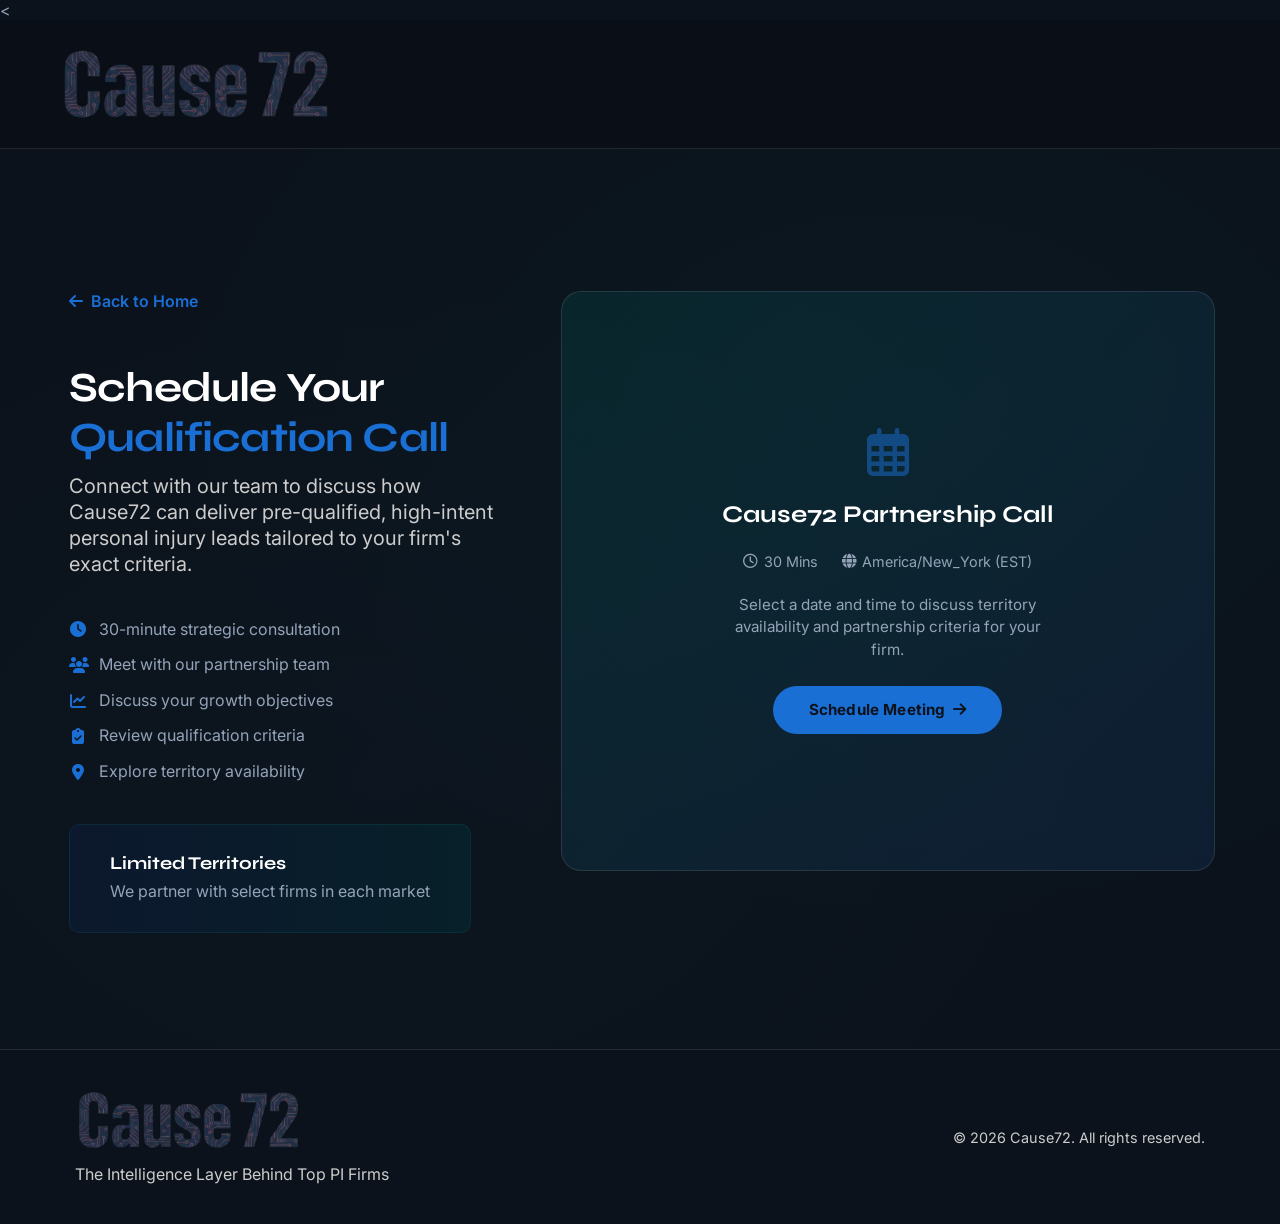
<file: schedule-call-v2.html>
﻿<!DOCTYPE html>
<html lang="en">

<head>
    <meta charset="utf-8">
    <meta name="viewport" content="width=device-width, initial-scale=1"><<link rel="icon" type="image/png" href="assets/favicon/favicon-32.png" sizes="32x32"><link rel="icon" type="image/png" href="assets/favicon/favicon-16.png" sizes="16x16"><link rel="apple-touch-icon" href="assets/favicon/favicon-180.png">
    <title>Schedule a Call — Cause72</title>
    <meta name="description"
        content="Schedule your qualification call with Cause72 to discuss how our intelligence platform delivers pre-qualified personal injury leads to your firm.">
    <link rel="preconnect" href="https://fonts.gstatic.com/" crossorigin="anonymous">
    <link rel="stylesheet"
        href="https://fonts.googleapis.com/css?family=Inter:300,400,500,600,700,800%7CSpace+Grotesk:400,500,600,700%7CSyne:400,500,600,700,800&display=swap">
    <link rel="stylesheet" href="https://cdnjs.cloudflare.com/ajax/libs/font-awesome/6.5.1/css/all.min.css">
    <style>
        /* ═══════════════════════════════════════════════════════
           Cause72 Schedule Call — Pixel-Perfect Omnia Clone
           Source: omniaintel.com/schedule-call (exact tokens)
           ═══════════════════════════════════════════════════════ */

        :root {
            /* Exact Omnia color tokens */
            --color-body-bg: #0b121b;
            --color-header-bg: #0a0e17;
            --color-accent: #1A6FD4;
            --color-accent-hover: #1A6FD4;
            --color-border: rgba(255, 255, 255, 0.1);
            --color-badge-bg-start: #0c182d;
            --color-badge-bg-end: #072029;
            --color-badge-border: rgba(0, 191, 175, 0.1);
            --color-text: #94a3b8;
            --color-text-light: rgb(204, 204, 204);
            --color-white: #ffffff;
            --color-selection: #1A6FD4;

            /* Fonts */
            --font-headline: 'Syne', sans-serif;
            --font-content: 'Inter', sans-serif;
            --font-mono: 'Space Grotesk', sans-serif;
        }

        ::selection {
            background: var(--color-selection);
            color: var(--color-white);
        }

        *,
        *::before,
        *::after {
            box-sizing: border-box;
            margin: 0;
            padding: 0;
        }

        body {
            font-family: var(--font-content);
            background-color: var(--color-body-bg);
            color: var(--color-text);
            min-height: 100vh;
            overflow-x: hidden;
        }

        /* ─── Header ─────────────────────────────────────── */
        /* LAYOUT RULE: padding controls height, never use height+overflow:hidden (clips content).
           padding(12px) + logo(max 40px) + padding(12px) = ~64px naturally. */
        .site-header {
            background-color: var(--color-header-bg);
            border-bottom: 1px solid var(--color-border);
            padding: 0 20px;
            position: sticky;
            top: 0;
            z-index: 1000;
        }

        /* V2: Logo-only header — sized to match Omnia's tall schedule page header */
        .header-inner {
            max-width: 1170px;
            margin: 0 auto;
            display: flex;
            align-items: center;
            justify-content: space-between;
            padding: 28px 5px;
        }

        .header-logo-col {
            width: 29.1%;
        }

        .header-logo {
            max-height: 72px;
            width: auto;
            display: block;
            transform-origin: left center;
            transition: transform 0.3s ease, opacity 0.3s ease;
        }

        .header-logo:hover {
            transform: scale(1.05);
            opacity: 0.9;
        }

        /* Universal content constraint — identical to homepage */
        .section-inner {
            max-width: 1170px;
            margin: 0 auto;
            padding: 0 20px;
        }

        .header-cta-col {
            width: 70.9%;
            text-align: right;
        }

        /* Identical to homepage — this button's height naturally drives the header height */
        .cta-btn-nav {
            font-family: var(--font-content);
            background-color: var(--color-accent);
            color: var(--color-white);
            padding: 20px 32px;
            border: 1px solid transparent;
            border-radius: 50px;
            font-size: 18px;
            font-weight: 500;
            cursor: pointer;
            transition: all 0.3s ease;
            display: inline-block;
            text-decoration: none;
        }

        .cta-btn-nav:hover {
            transform: translateY(-2px);
            box-shadow: 0 0 40px rgba(0, 201, 184, 0.3);
            color: var(--color-white);
        }

        .main-section {
            padding: 6rem 5% 60px;
            min-height: 100vh;
            display: flex;
            align-items: center;
            position: relative;
        }


        /* Background image overlay — matches Omnia's subtle dark texture */
        .bg-overlay {
            position: absolute;
            top: 0;
            left: 0;
            width: 100%;
            height: 100%;
            pointer-events: none;
            opacity: 1;
            background: radial-gradient(ellipse at 70% 30%, rgba(0, 201, 184, 0.03) 0%, transparent 60%),
                radial-gradient(ellipse at 30% 70%, rgba(91, 184, 247, 0.02) 0%, transparent 60%);
        }

        .content-row {
            max-width: 1170px;
            width: 100%;
            margin: 0 auto;
            display: flex;
            align-items: flex-start;
            gap: 0;
            position: relative;
            z-index: 1;
        }

        /* ─── Left Column (Text) — 43.1% ────────────────── */
        .text-col {
            width: 43.1%;
            padding: 0 60px 10px 5px;
            display: flex;
            flex-direction: column;
            justify-content: flex-start;
            align-items: flex-start;
        }

        /* Back Link */
        .back-link {
            display: inline-flex;
            align-items: center;
            gap: 0.5rem;
            color: var(--color-accent-hover);
            text-decoration: none;
            font-weight: 600;
            margin-bottom: 2rem;
            transition: all 0.3s ease;
            font-family: var(--font-content);
            cursor: pointer;
        }

        .back-link:hover {
            gap: 1rem;
        }

        .back-link i {
            transition: all 0.3s ease;
        }

        .back-link:hover i {
            transform: translateX(-4px);
        }

        /* Headline */
        .hero-headline {
            letter-spacing: -0.02em;
            font-size: clamp(1.85rem, 4vw, 2.6rem);
            font-weight: 600;
            line-height: 1.2em;
            font-family: var(--font-headline);
            padding: 0 40px 0 0;
            margin: 20px 0 0;
            text-align: left;
        }

        .hero-headline .white {
            color: var(--color-white);
        }

        .hero-headline .accent {
            color: var(--color-accent);
        }

        /* Subtitle paragraph */
        .subtitle {
            font-family: var(--font-content);
            color: var(--color-text);
            font-weight: 400;
            padding: 10px 0;
            line-height: 1.3em;
            font-size: 1.25rem;
            margin: 0 0 20px;
        }

        .subtitle span {
            color: var(--color-text-light);
        }

        /* Bullet list — FA icons inline with text */
        .benefit-list {
            list-style: none;
            padding: 0;
            margin: 0;
        }

        .benefit-list li {
            display: flex;
            align-items: center;
            gap: 12px;
            font-family: var(--font-content);
            color: var(--color-text);
            font-weight: 400;
            font-size: 1rem;
            line-height: 1.6;
            padding-top: 10px;
        }

        .benefit-list li .b-icon {
            color: var(--color-accent);
            font-size: 1rem;
            width: 18px;
            text-align: center;
            flex-shrink: 0;
        }

        /* Scarcity badge — gradient from source */
        .scarcity-row {
            margin: 40px 0 0;
        }

        .scarcity-badge {
            display: flex;
            flex-direction: column;
            align-items: flex-start;
            padding: 20px 40px;
            background: linear-gradient(90deg, var(--color-badge-bg-start) 0%, var(--color-badge-bg-end) 100%);
            border: 1px solid var(--color-badge-border);
            border-radius: 10px;
        }

        .scarcity-badge h2 {
            font-family: var(--font-headline);
            font-weight: 700;
            font-size: 18px;
            color: var(--color-white);
            line-height: 1rem;
            padding: 10px 0 0;
        }

        .scarcity-badge p {
            font-family: var(--font-content);
            font-weight: 400;
            font-size: 16px;
            color: var(--color-text);
            line-height: 1.3em;
            padding: 10px 0;
        }

        /* ─── Right Column (Calendar) — 56.8% ────────────── */
        .calendar-col {
            width: 56.8%;
            border: 1px solid var(--color-border);
            border-radius: 20px;
            padding: 40px;
            background: linear-gradient(135deg, rgba(0, 191, 175, 0.1) 0%, rgba(59, 130, 246, 0.1) 100%);
            transition: all 0.3s ease;
            min-height: 580px;
            display: flex;
            align-items: center;
            justify-content: center;
        }

        /* Calendar placeholder */
        .calendar-placeholder {
            display: flex;
            flex-direction: column;
            align-items: center;
            justify-content: center;
            text-align: center;
            gap: 1.5rem;
            width: 100%;
        }

        .calendar-placeholder .cal-icon {
            font-size: 3rem;
            color: var(--color-accent);
            opacity: 0.5;
        }

        .calendar-placeholder h3 {
            font-family: var(--font-headline);
            font-size: 1.5rem;
            font-weight: 700;
            color: var(--color-white);
        }

        .calendar-placeholder .cal-meta {
            display: flex;
            align-items: center;
            gap: 1.5rem;
            color: var(--color-text);
            font-size: 0.9rem;
        }

        .calendar-placeholder .cal-meta span {
            display: flex;
            align-items: center;
            gap: 0.4rem;
        }

        .calendar-placeholder p {
            color: var(--color-text);
            font-size: 0.95rem;
            max-width: 340px;
            line-height: 1.5;
        }

        .calendar-placeholder .btn-book {
            display: inline-flex;
            align-items: center;
            gap: 0.5rem;
            padding: 0.9rem 2.25rem;
            background: var(--color-accent);
            color: var(--color-body-bg);
            border: none;
            border-radius: 999px;
            font-family: var(--font-content);
            font-size: 0.95rem;
            font-weight: 700;
            cursor: pointer;
            text-decoration: none;
            transition: all 0.3s ease;
            letter-spacing: 0.01em;
        }

        .calendar-placeholder .btn-book:hover {
            background: var(--color-accent-hover);
            transform: translateY(-2px);
            box-shadow: 0 8px 30px rgba(0, 201, 184, 0.25);
        }

        /* If using Calendly inline embed */
        .calendly-inline-widget {
            min-width: 320px;
            width: 100%;
            height: 560px;
        }

        /* ─── Footer ─────────────────────────────────────── */
        .site-footer {
            border-top: 1px solid var(--color-border);
            padding: 40px 0;
        }

        .footer-inner {
            display: flex;
            align-items: center;
            justify-content: space-between;
        }

        .footer-left {
            display: flex;
            flex-direction: column;
            gap: 10px;
        }

        .footer-logo {
            height: 60px;
            width: auto;
        }

        .footer-tagline {
            color: #cccccc;
            font-family: var(--font-content);
            font-size: 1rem;
        }

        .footer-right {
            color: #cccccc;
            font-family: var(--font-content);
            font-size: 0.9rem;
            text-align: right;
        }

        /* ─── Responsive ─────────────────────────────────── */
        @media (max-width: 768px) {
            .content-row {
                flex-direction: column;
                gap: 2rem;
            }

            .text-col {
                width: 100%;
                padding: 60px 0 10px;
                align-items: center;
                text-align: center;
            }

            .hero-headline {
                text-align: center;
                padding-right: 0;
                font-size: 1.85rem;
            }

            .subtitle {
                text-align: center;
                font-size: 1.1rem;
            }

            .calendar-col {
                width: 100%;
                padding: 20px;
            }

            .scarcity-row {
                margin-top: 20px;
            }

            .scarcity-badge {
                padding: 20px;
            }

            .footer {
                flex-direction: column;
                text-align: center;
                gap: 1rem;
            }

            .footer-right {
                text-align: center;
            }
        }

        /* ─── Entrance Animations ────────────────────────── */
        .animate-left {
            opacity: 0;
            transform: translateX(-30px);
            animation: slideLeft 0.7s ease forwards;
        }

        .animate-right {
            opacity: 0;
            transform: translateX(30px);
            animation: slideRight 0.7s ease forwards;
            animation-delay: 0.2s;
        }

        @keyframes slideLeft {
            to {
                opacity: 1;
                transform: translateX(0);
            }
        }

        @keyframes slideRight {
            to {
                opacity: 1;
                transform: translateX(0);
            }
        }
    </style>
</head>

<body>

    <!-- Header v2 — logo only, Omnia-style tall header -->
    <header class="site-header">
        <div class="header-inner">
            <div class="header-logo-col">
                <a href="index.html">
                    <img src="assets/logo/cause72deploy_transparent_logo_no_tagline.png" alt="Cause72" class="header-logo">
                </a>
            </div>
        </div>
    </header>

    <!-- Main Section -->
    <section class="main-section">
        <div class="bg-overlay"></div>

        <div class="content-row">

            <!-- Left Column: Text (43.1%) -->
            <div class="text-col animate-left">
                <a href="index.html" class="back-link">
                    <i class="fas fa-arrow-left"></i>Back to Home
                </a>

                <h1 class="hero-headline">
                    <strong>
                        <span class="white">Schedule Your </span>
                        <span class="accent">Qualification Call</span>
                    </strong>
                </h1>

                <p class="subtitle">
                    <span>Connect with our team to discuss how Cause72 can deliver pre-qualified, high-intent personal
                        injury leads tailored to your firm's exact criteria.</span>
                </p>

                <ul class="benefit-list">
                    <li><i class="fas fa-clock b-icon"></i>30-minute strategic consultation</li>
                    <li><i class="fas fa-users b-icon"></i>Meet with our partnership team</li>
                    <li><i class="fas fa-chart-line b-icon"></i>Discuss your growth objectives</li>
                    <li><i class="fas fa-clipboard-check b-icon"></i>Review qualification criteria</li>
                    <li><i class="fas fa-map-marker-alt b-icon"></i>Explore territory availability</li>
                </ul>

                <!-- Scarcity Badge -->
                <div class="scarcity-row">
                    <div class="scarcity-badge">
                        <h2>Limited Territories</h2>
                        <p>We partner with select firms in each market</p>
                    </div>
                </div>
            </div>

            <!-- Right Column: Calendar (56.8%) -->
            <div class="calendar-col animate-right">
                <!--
                    ═══════════════════════════════════════════════════
                    EMBED YOUR CALENDAR HERE
                    
                    Option 1: Calendly
                    <div class="calendly-inline-widget" 
                         data-url="https://calendly.com/YOUR-LINK"
                         style="min-width:320px;height:560px;">
                    </div>
                    <script src="https://assets.calendly.com/assets/external/widget.js" async></script>
                    
                    Option 2: GoHighLevel / LeadConnector
                    Paste your appointment widget embed code here.
                    ═══════════════════════════════════════════════════
                -->
                <div class="calendar-placeholder">
                    <i class="far fa-calendar-alt cal-icon"></i>
                    <h3>Cause72 Partnership Call</h3>
                    <div class="cal-meta">
                        <span><i class="far fa-clock"></i> 30 Mins</span>
                        <span><i class="fas fa-globe"></i> America/New_York (EST)</span>
                    </div>
                    <p>Select a date and time to discuss territory availability and partnership criteria for your firm.
                    </p>
                    <a href="https://calendly.com/YOUR-LINK" class="btn-book" target="_blank" rel="noopener">
                        Schedule Meeting <i class="fas fa-arrow-right"></i>
                    </a>
                </div>
            </div>

        </div>
    </section>

    <!-- Footer — identical structure to homepage -->
    <footer class="site-footer">
        <div class="section-inner">
            <div class="footer-inner">
                <div class="footer-left">
                    <a href="index.html">
                        <img src="assets/logo/cause72deploy_transparent_logo_no_tagline.png" alt="Cause72" class="footer-logo">
                    </a>
                    <span class="footer-tagline">The Intelligence Layer Behind Top PI Firms</span>
                </div>
                <div class="footer-right">
                    © 2026 Cause72. All rights reserved.
                </div>
            </div>
        </div>
    </footer>

</body>

</html>
</file>
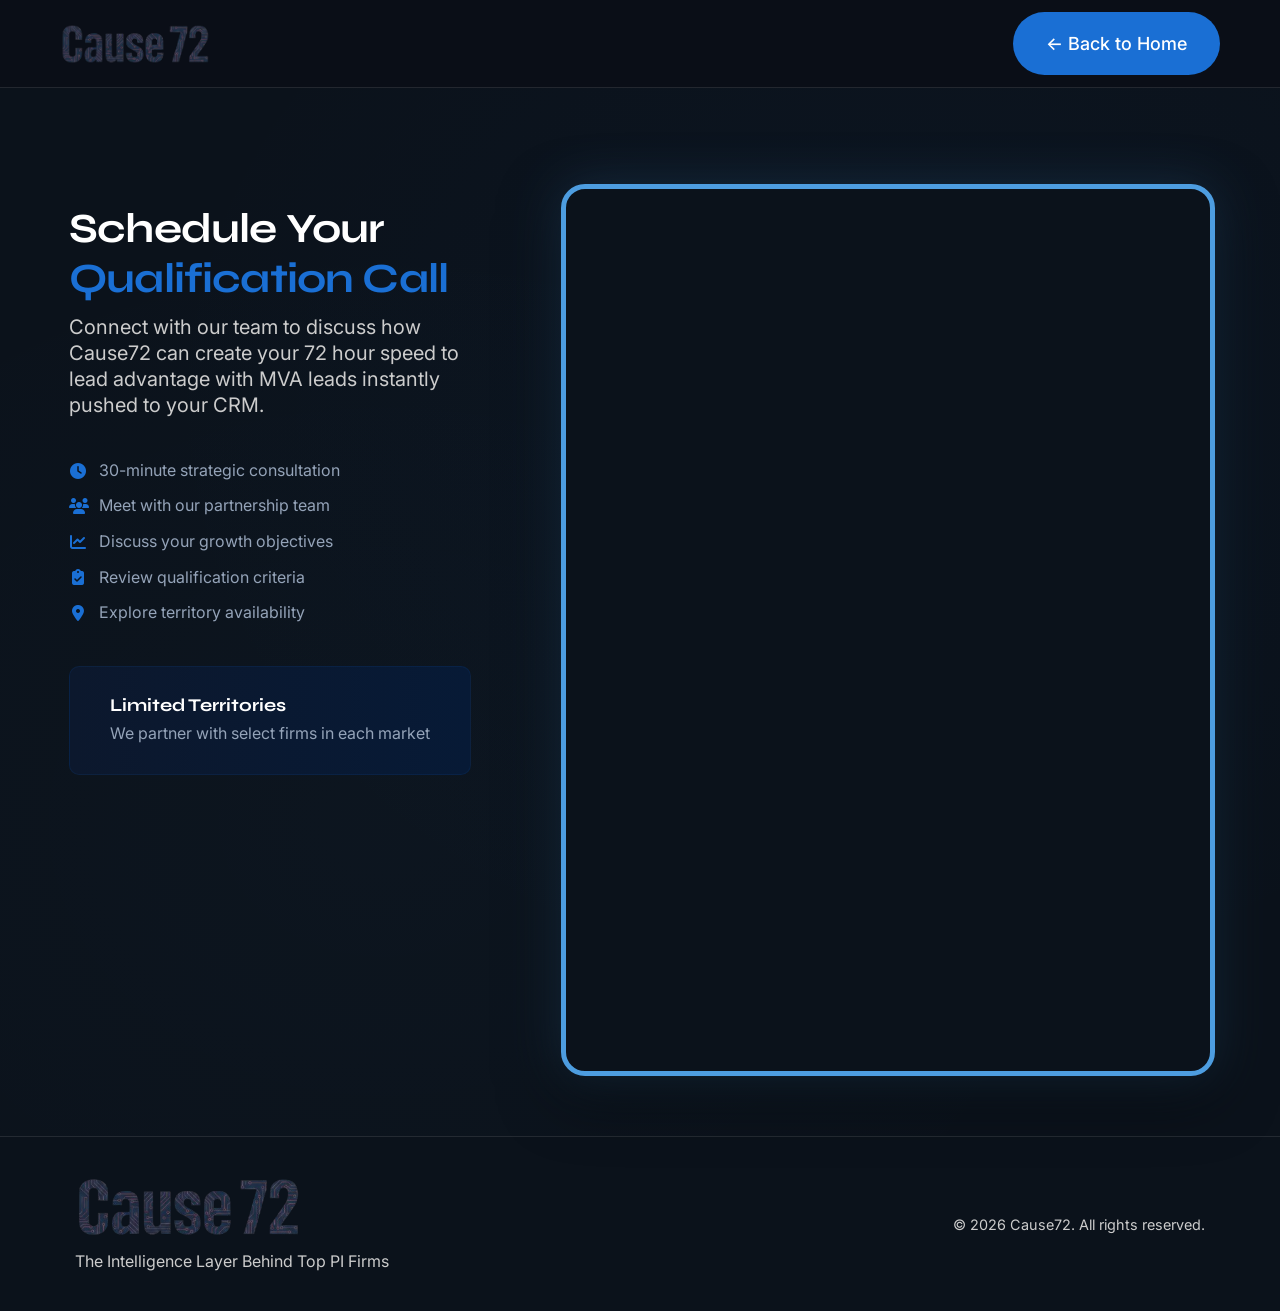
<file: schedule-call.html>
﻿<!DOCTYPE html>
<html lang="en">

<head>
    <meta charset="utf-8">
    <meta name="viewport" content="width=device-width, initial-scale=1">
    <link rel="icon" type="image/png" href="assets/favicon/favicon-32.png" sizes="32x32">
    <link rel="icon" type="image/png" href="assets/favicon/favicon-16.png" sizes="16x16">
    <link rel="apple-touch-icon" href="assets/favicon/favicon-180.png">
    <title>Cause72 | Schedule a Call</title>
    <meta name="description"
        content="Schedule your qualification call with Cause72 to discuss how our intelligence platform delivers pre-qualified personal injury leads to your firm.">
    <link rel="preconnect" href="https://fonts.gstatic.com/" crossorigin="anonymous">
    <link rel="stylesheet"
        href="https://fonts.googleapis.com/css?family=Inter:300,400,500,600,700,800%7CSpace+Grotesk:400,500,600,700%7CSyne:400,500,600,700,800&display=swap">
    <link rel="stylesheet" href="https://cdnjs.cloudflare.com/ajax/libs/font-awesome/6.5.1/css/all.min.css">
    <style>
        /* ═══════════════════════════════════════════════════════
           Cause72 Schedule Call — Pixel-Perfect Omnia Clone
           Source: omniaintel.com/schedule-call (exact tokens)
           ═══════════════════════════════════════════════════════ */

        :root {
            /* Exact Omnia color tokens */
            --color-body-bg: #0b121b;
            --color-header-bg: #0a0e17;
            --color-accent: #1A6FD4;
            --color-accent-hover: #1A6FD4;
            --color-border: rgba(255, 255, 255, 0.1);
            --color-badge-bg-start: #0c182d;
            --color-badge-bg-end: #071a36;
            --color-badge-border: rgba(26, 111, 212, 0.1);
            --color-text: #94a3b8;
            --color-text-light: rgb(204, 204, 204);
            --color-white: #ffffff;
            --color-selection: #1A6FD4;

            /* Fonts */
            --font-headline: 'Syne', sans-serif;
            --font-content: 'Inter', sans-serif;
            --font-mono: 'Space Grotesk', sans-serif;
        }

        ::selection {
            background: var(--color-selection);
            color: var(--color-white);
        }

        *,
        *::before,
        *::after {
            box-sizing: border-box;
            margin: 0;
            padding: 0;
        }

        body {
            font-family: var(--font-content);
            background-color: var(--color-body-bg);
            color: var(--color-text);
            min-height: 100vh;
            overflow-x: hidden;
        }

        /* ─── Header ─────────────────────────────────────── */
        /* LAYOUT RULE: padding controls height, never use height+overflow:hidden (clips content).
           padding(12px) + logo(max 40px) + padding(12px) = ~64px naturally. */
        .site-header {
            background-color: var(--color-header-bg);
            border-bottom: 1px solid var(--color-border);
            padding: 0 20px;
            position: sticky;
            top: 0;
            z-index: 1000;
        }

        .header-inner {
            max-width: 1170px;
            margin: 0 auto;
            display: flex;
            align-items: center;
            justify-content: space-between;
            padding: 12px 5px;
        }

        .header-logo-col {
            width: 29.1%;
        }

        .header-logo {
            max-height: 40px;
            width: auto;
            display: block;
            transform-origin: left center;
            transition: transform 0.35s cubic-bezier(0.34, 1.56, 0.64, 1), opacity 0.3s ease;
        }

        .header-logo:hover {
            transform: scale(1.12);
            opacity: 1;
        }

        /* Universal content constraint — identical to homepage */
        .section-inner {
            max-width: 1170px;
            margin: 0 auto;
            padding: 0 20px;
        }

        .header-cta-col {
            width: 70.9%;
            text-align: right;
        }

        /* Identical to homepage — this button's height naturally drives the header height */
        .cta-btn-nav {
            font-family: var(--font-content);
            background-color: var(--color-accent);
            color: var(--color-white);
            padding: 20px 32px;
            border: 1px solid transparent;
            border-radius: 50px;
            font-size: 18px;
            font-weight: 500;
            cursor: pointer;
            transition: all 0.3s ease;
            display: inline-block;
            text-decoration: none;
        }

        .cta-btn-nav:hover {
            transform: translateY(-2px);
            box-shadow: 0 0 40px rgba(26, 111, 212, 0.3);
            color: var(--color-white);
        }

        .main-section {
            padding: 6rem 5% 60px;
            min-height: 100vh;
            display: flex;
            align-items: center;
            position: relative;
        }


        /* Background image overlay — matches Omnia's subtle dark texture */
        .bg-overlay {
            position: absolute;
            top: 0;
            left: 0;
            width: 100%;
            height: 100%;
            pointer-events: none;
            opacity: 1;
            background: radial-gradient(ellipse at 70% 30%, rgba(26, 111, 212, 0.03) 0%, transparent 60%),
                radial-gradient(ellipse at 30% 70%, rgba(91, 184, 247, 0.02) 0%, transparent 60%);
        }

        .content-row {
            max-width: 1170px;
            width: 100%;
            margin: 0 auto;
            display: flex;
            align-items: flex-start;
            gap: 0;
            position: relative;
            z-index: 1;
        }

        /* ─── Left Column (Text) — 43.1% ────────────────── */
        .text-col {
            width: 43.1%;
            padding: 0 60px 10px 5px;
            display: flex;
            flex-direction: column;
            justify-content: flex-start;
            align-items: flex-start;
        }

        /* Back Link */
        .back-link {
            display: inline-flex;
            align-items: center;
            gap: 0.5rem;
            color: var(--color-accent-hover);
            text-decoration: none;
            font-weight: 600;
            margin-bottom: 2rem;
            transition: all 0.3s ease;
            font-family: var(--font-content);
            cursor: pointer;
        }

        .back-link:hover {
            gap: 1rem;
        }

        .back-link i {
            transition: all 0.3s ease;
        }

        .back-link:hover i {
            transform: translateX(-4px);
        }

        /* Headline */
        .hero-headline {
            letter-spacing: -0.02em;
            font-size: clamp(1.85rem, 4vw, 2.6rem);
            font-weight: 600;
            line-height: 1.2em;
            font-family: var(--font-headline);
            padding: 0 40px 0 0;
            margin: 20px 0 0;
            text-align: left;
        }

        .hero-headline .white {
            color: var(--color-white);
        }

        .hero-headline .accent {
            color: var(--color-accent);
        }

        /* Subtitle paragraph */
        .subtitle {
            font-family: var(--font-content);
            color: var(--color-text);
            font-weight: 400;
            padding: 10px 0;
            line-height: 1.3em;
            font-size: 1.25rem;
            margin: 0 0 20px;
        }

        .subtitle span {
            color: var(--color-text-light);
        }

        /* Bullet list — FA icons inline with text */
        .benefit-list {
            list-style: none;
            padding: 0;
            margin: 0;
        }

        .benefit-list li {
            display: flex;
            align-items: center;
            gap: 12px;
            font-family: var(--font-content);
            color: var(--color-text);
            font-weight: 400;
            font-size: 1rem;
            line-height: 1.6;
            padding-top: 10px;
        }

        .benefit-list li .b-icon {
            color: var(--color-accent);
            font-size: 1rem;
            width: 18px;
            text-align: center;
            flex-shrink: 0;
        }

        /* Scarcity badge — gradient from source */
        .scarcity-row {
            margin: 40px 0 0;
        }

        .scarcity-badge {
            display: flex;
            flex-direction: column;
            align-items: flex-start;
            padding: 20px 40px;
            background: linear-gradient(90deg, var(--color-badge-bg-start) 0%, var(--color-badge-bg-end) 100%);
            border: 1px solid var(--color-badge-border);
            border-radius: 10px;
        }

        .scarcity-badge h2 {
            font-family: var(--font-headline);
            font-weight: 700;
            font-size: 18px;
            color: var(--color-white);
            line-height: 1rem;
            padding: 10px 0 0;
        }

        .scarcity-badge p {
            font-family: var(--font-content);
            font-weight: 400;
            font-size: 16px;
            color: var(--color-text);
            line-height: 1.3em;
            padding: 10px 0;
        }

        /* ─── Right Column (Calendar) — 56.8% ────────────── */
        .calendar-col {
            width: 56.8%;
            border: 5px solid #4d9de0;
            border-radius: 24px;
            padding: 16px;
            background: #0b121b;
            box-shadow: 0 0 50px rgba(77, 157, 224, 0.2), 0 20px 60px rgba(0, 0, 0, 0.6);
            transition: all 0.3s ease;
            overflow: hidden;
        }

        .calendar-col:hover {
            border-color: #6cb4e8;
            box-shadow: 0 0 70px rgba(77, 157, 224, 0.35), 0 24px 64px rgba(0, 0, 0, 0.6);
        }

        /* Force Calendly iframe to clip to rounded border */
        .calendly-inline-widget iframe {
            border-radius: 18px !important;
        }

        /* Calendar placeholder */
        .calendar-placeholder {
            display: flex;
            flex-direction: column;
            align-items: center;
            justify-content: center;
            text-align: center;
            gap: 1.5rem;
            width: 100%;
        }

        .calendar-placeholder .cal-icon {
            font-size: 3rem;
            color: var(--color-accent);
            opacity: 0.5;
        }

        .calendar-placeholder h3 {
            font-family: var(--font-headline);
            font-size: 1.5rem;
            font-weight: 700;
            color: var(--color-white);
        }

        .calendar-placeholder .cal-meta {
            display: flex;
            align-items: center;
            gap: 1.5rem;
            color: var(--color-text);
            font-size: 0.9rem;
        }

        .calendar-placeholder .cal-meta span {
            display: flex;
            align-items: center;
            gap: 0.4rem;
        }

        .calendar-placeholder p {
            color: var(--color-text);
            font-size: 0.95rem;
            max-width: 340px;
            line-height: 1.5;
        }

        .calendar-placeholder .btn-book {
            display: inline-flex;
            align-items: center;
            gap: 0.5rem;
            padding: 0.9rem 2.25rem;
            background: var(--color-accent);
            color: var(--color-body-bg);
            border: none;
            border-radius: 999px;
            font-family: var(--font-content);
            font-size: 0.95rem;
            font-weight: 700;
            cursor: pointer;
            text-decoration: none;
            transition: all 0.3s ease;
            letter-spacing: 0.01em;
        }

        .calendar-placeholder .btn-book:hover {
            background: var(--color-accent-hover);
            transform: translateY(-2px);
            box-shadow: 0 8px 30px rgba(26, 111, 212, 0.25);
        }

        /* If using Calendly inline embed */
        .calendly-inline-widget {
            min-width: 320px;
            width: 100%;
            height: 560px;
        }

        /* ─── Footer ─────────────────────────────────────── */
        .site-footer {
            border-top: 1px solid var(--color-border);
            padding: 40px 0;
        }

        .footer-inner {
            display: flex;
            align-items: center;
            justify-content: space-between;
        }

        .footer-left {
            display: flex;
            flex-direction: column;
            gap: 10px;
        }

        .footer-logo {
            height: 60px;
            width: auto;
        }

        .footer-tagline {
            color: #cccccc;
            font-family: var(--font-content);
            font-size: 1rem;
        }

        .footer-right {
            color: #cccccc;
            font-family: var(--font-content);
            font-size: 0.9rem;
            text-align: right;
        }

        /* ─── Responsive ─────────────────────────────────── */
        @media (max-width: 768px) {
            .content-row {
                flex-direction: column;
                gap: 2rem;
            }

            .text-col {
                width: 100%;
                padding: 60px 0 10px;
                align-items: center;
                text-align: center;
            }

            .hero-headline {
                text-align: center;
                padding-right: 0;
                font-size: 1.85rem;
            }

            .subtitle {
                text-align: center;
                font-size: 1.1rem;
            }

            .calendar-col {
                width: 100%;
                padding: 20px;
            }

            .scarcity-row {
                margin-top: 20px;
            }

            .scarcity-badge {
                padding: 20px;
            }

            .footer {
                flex-direction: column;
                text-align: center;
                gap: 1rem;
            }

            .footer-right {
                text-align: center;
            }
        }

        /* ─── Entrance Animations ────────────────────────── */
        .animate-left {
            opacity: 0;
            transform: translateX(-30px);
            animation: slideLeft 0.7s ease forwards;
        }

        .animate-right {
            opacity: 0;
            transform: translateX(30px);
            animation: slideRight 0.7s ease forwards;
            animation-delay: 0.2s;
        }

        @keyframes slideLeft {
            to {
                opacity: 1;
                transform: translateX(0);
            }
        }

        @keyframes slideRight {
            to {
                opacity: 1;
                transform: translateX(0);
            }
        }
    </style>
</head>

<body>

    <!-- Header — identical structure to homepage -->
    <header class="site-header">
        <div class="header-inner">
            <div class="header-logo-col">
                <a href="index.html">
                    <img src="assets/logo/cause72deploy_transparent_logo_no_tagline.png" alt="Cause72"
                        class="header-logo">
                </a>
            </div>
            <div class="header-cta-col desktop-only">
                <a href="index.html" class="cta-btn-nav">← Back to Home</a>
            </div>
        </div>
    </header>

    <!-- Main Section -->
    <section class="main-section">
        <div class="bg-overlay"></div>

        <div class="content-row">

            <!-- Left Column: Text (43.1%) -->
            <div class="text-col animate-left">
                <h1 class="hero-headline">
                    <strong>
                        <span class="white">Schedule Your </span>
                        <span class="accent">Qualification Call</span>
                    </strong>
                </h1>

                <p class="subtitle">
                    <span>Connect with our team to discuss how Cause72 can create your 72 hour speed to lead
                        advantage with MVA leads instantly pushed to your CRM.</span>
                </p>

                <ul class="benefit-list">
                    <li><i class="fas fa-clock b-icon"></i>30-minute strategic consultation</li>
                    <li><i class="fas fa-users b-icon"></i>Meet with our partnership team</li>
                    <li><i class="fas fa-chart-line b-icon"></i>Discuss your growth objectives</li>
                    <li><i class="fas fa-clipboard-check b-icon"></i>Review qualification criteria</li>
                    <li><i class="fas fa-map-marker-alt b-icon"></i>Explore territory availability</li>
                </ul>

                <!-- Scarcity Badge -->
                <div class="scarcity-row">
                    <div class="scarcity-badge">
                        <h2>Limited Territories</h2>
                        <p>We partner with select firms in each market</p>
                    </div>
                </div>
            </div>

            <!-- Right Column: Calendar -->
            <div class="calendar-col animate-right">
                <!-- Calendly inline widget begin -->
                <div class="calendly-inline-widget"
                    data-url="https://calendly.com/intelligence-cause72/30min?hide_gdpr_banner=1&background_color=ffffff&text_color=0b121b&primary_color=1a6fd4"
                    style="min-width:320px;height:850px;width:100%;"></div>
                <script type="text/javascript" src="https://assets.calendly.com/assets/external/widget.js"
                    async></script>
                <!-- Calendly inline widget end -->
            </div>

        </div>
    </section>

    <!-- Footer — identical structure to homepage -->
    <footer class="site-footer">
        <div class="section-inner">
            <div class="footer-inner">
                <div class="footer-left">
                    <a href="index.html">
                        <img src="assets/logo/cause72deploy_transparent_logo_no_tagline.png" alt="Cause72"
                            class="footer-logo">
                    </a>
                    <span class="footer-tagline">The Intelligence Layer Behind Top PI Firms</span>
                </div>
                <div class="footer-right">
                    © 2026 Cause72. All rights reserved.
                </div>
            </div>
        </div>
    </footer>

</body>

</html>
</file>
